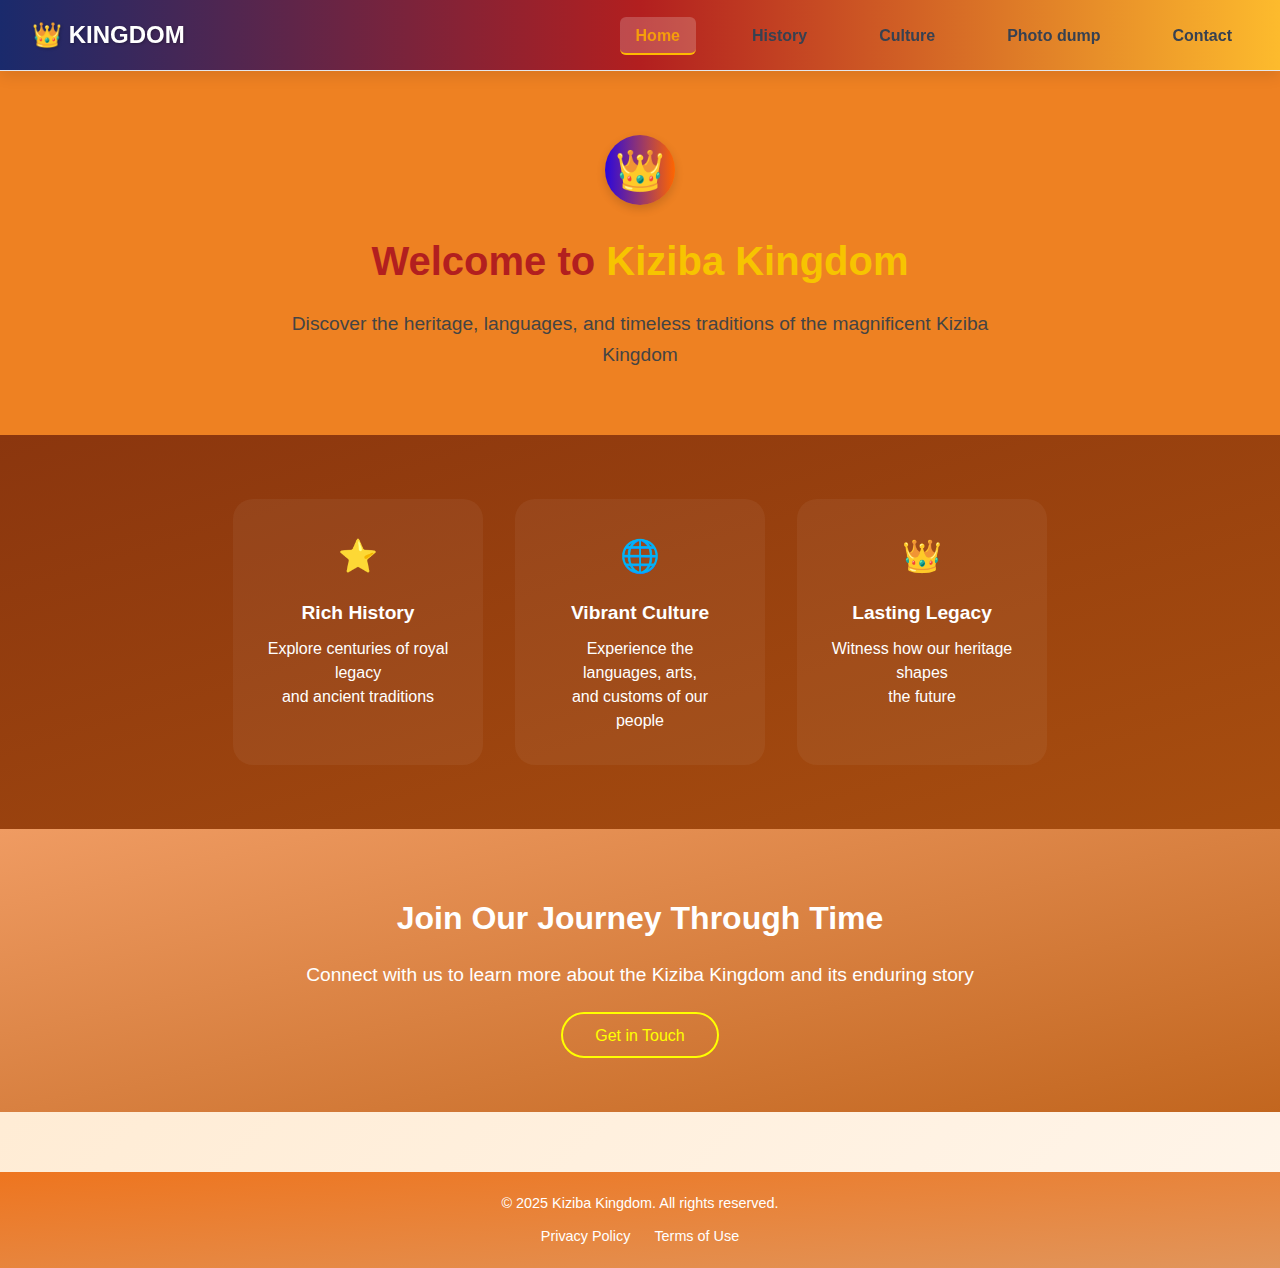
<file: index.html>
<!DOCTYPE html>
<html lang="en">
<head>
  <meta charset="UTF-8" />
  <meta name="viewport" content="width=device-width, initial-scale=1.0"/>
  <title>Kiziba Kingdom</title>
  <style>
    /* Add this style to remove underlines from all links */
    a {
      text-decoration: none;
    }
    /* Style for feature cards to maintain appearance */
    .feature-card {
      display: block;
      color: inherit; /* Keeps text color consistent */
    }
  </style>
  <link rel="stylesheet" href="styles.css"/>
</head>
<body>
  <!-- Navigation -->
   <script>
  function toggleDrawer() {
    const drawer = document.querySelector('.drawer');
    drawer.classList.toggle('open');
    document.body.classList.toggle('drawer-open');
  }
</script>

<header class="navbar">
  <div class="logo">👑 KINGDOM</div>

  <!-- Hamburger (shown only on small screens) -->
  <div class="hamburger" onclick="toggleDrawer()">☰</div>

  <!-- Navigation links (hidden on mobile) -->
  <nav class="nav-links">
    <ul>
      <li><a href="index.html" class="active">Home</a></li>
      <li><a href="history.html">History</a></li>
      <li><a href="culture.html">Culture</a></li>
      <li><a href="legacy.html">Photo dump</a></li>
      <li><a href="contact.html">Contact</a></li>
    </ul>
  </nav>
</header>

<!-- Drawer menu (mobile only) -->
<div id="drawer" class="drawer">
  <a href="index.html" onclick="closeDrawer()">Home</a>
  <a href="history.html" onclick="closeDrawer()">History</a>
  <a href="culture.html" onclick="closeDrawer()">Culture</a>
  <a href="legacy.html" onclick="closeDrawer()">Photo dump</a>
  <a href="contact.html" onclick="closeDrawer()">Contact</a>
</div>

<!-- Hero Section -->
<main class="hero-section">
  <div class="icon-circle">👑</div>
  <h1>Welcome to <span>Kiziba Kingdom</span></h1>
  <p>Discover the heritage, languages, and timeless traditions of the magnificent Kiziba Kingdom</p>
</main>

<!-- Feature Section -->
<section class="features">
  <a href="history.html" class="feature-card">
    <div class="icon">⭐</div>
    <h3>Rich History</h3>
    <p>Explore centuries of royal legacy<br>and ancient traditions</p>
  </a>
  <a href="culture.html" class="feature-card">
    <div class="icon">🌐</div>
    <h3>Vibrant Culture</h3>
    <p>Experience the languages, arts,<br>and customs of our people</p>
  </a>
  <a href="legacy.html" class="feature-card">
    <div class="icon">👑</div>
    <h3>Lasting Legacy</h3>
    <p>Witness how our heritage shapes<br>the future</p>
  </a>
</section>

<!-- CTA Section -->
<section class="cta-section">
  <h2>Join Our Journey Through Time</h2>
  <p>Connect with us to learn more about the Kiziba Kingdom and its enduring story</p>
  <a href="contact.html" class="cta-button">Get in Touch</a>
</section>

<!-- Footer -->
<footer class="footer">
  <div class="footer-content">
    <p>&copy; 2025 Kiziba Kingdom. All rights reserved.</p>
    <div class="footer-links">
      <a href="privacy.html">Privacy Policy</a>
      <a href="terms.html">Terms of Use</a>
    </div>
  </div>
</footer>

</body>
</html>
</file>
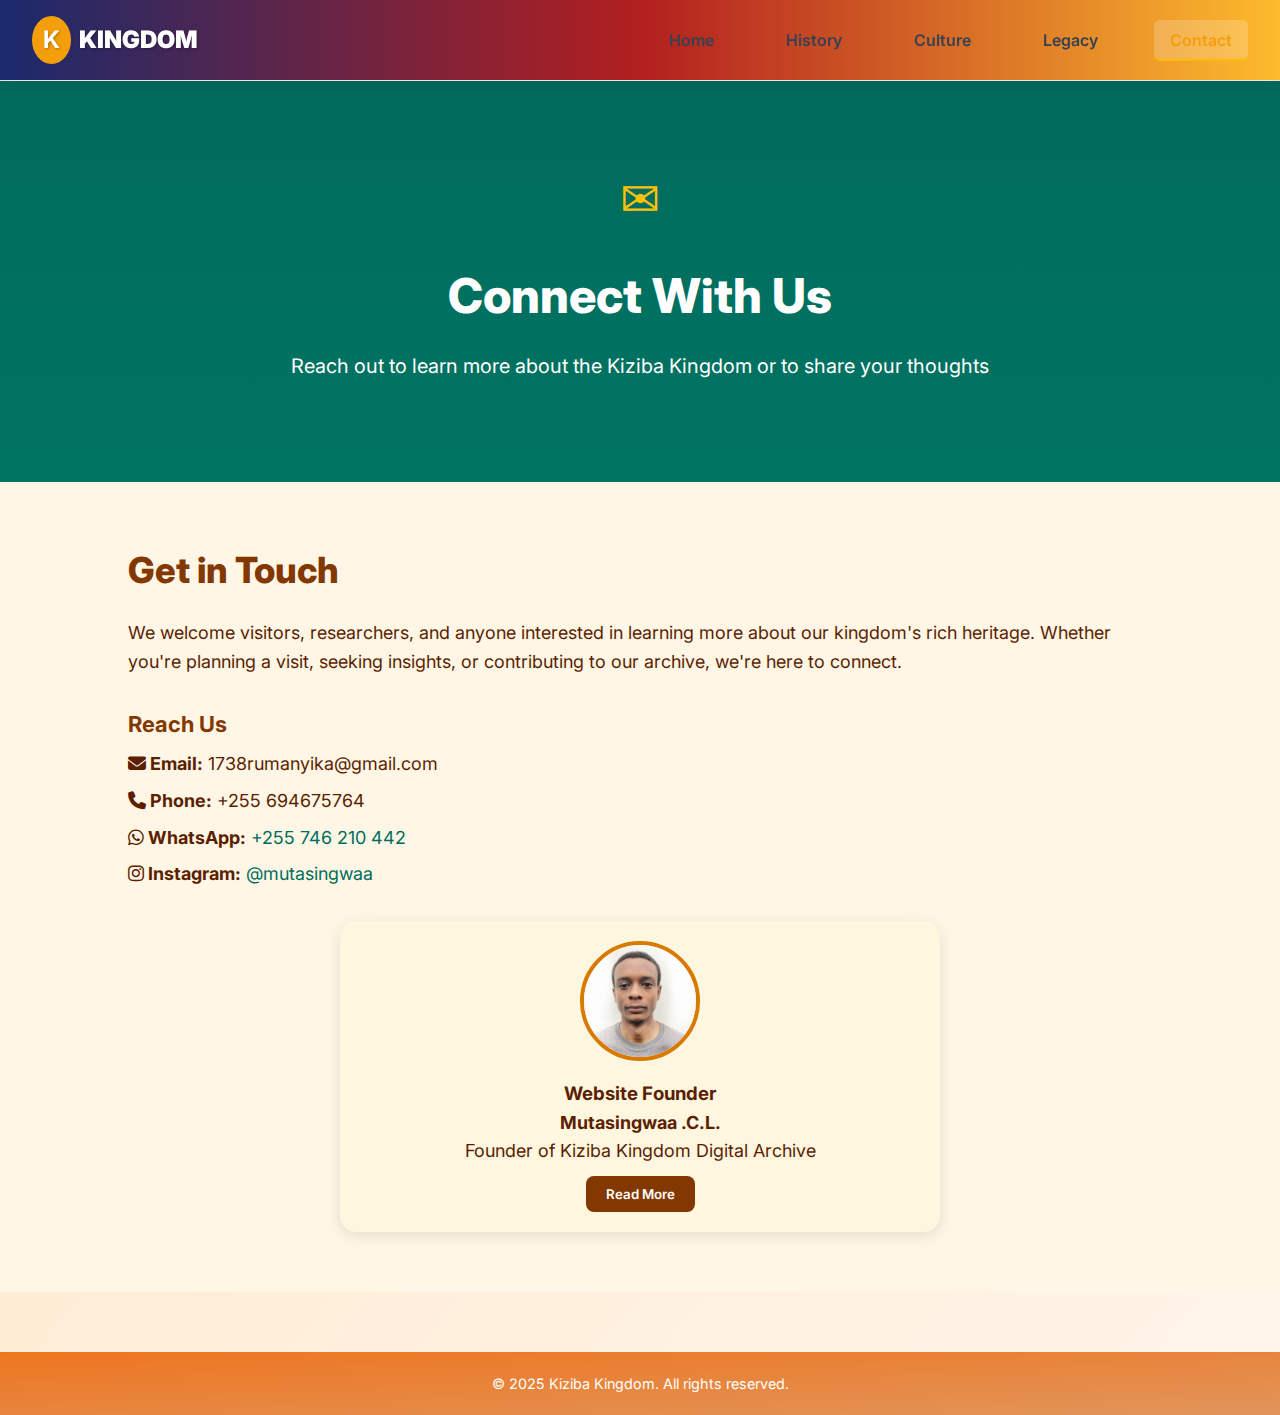
<file: contact.html>
<!DOCTYPE html>
<html lang="en">
<head>
  <meta charset="UTF-8" />
  <meta name="viewport" content="width=device-width, initial-scale=1.0" />
  <title>Contact - Kiziba Kingdom</title>
  <link rel="stylesheet" href="styles.css" />
  <link rel="stylesheet" href="https://cdnjs.cloudflare.com/ajax/libs/font-awesome/6.5.0/css/all.min.css" />
  <link href="https://fonts.googleapis.com/css2?family=Inter:wght@400;600;800&display=swap" rel="stylesheet">
</head>
<body>
  <script>
    function toggleDrawer() {
      const drawer = document.querySelector('.drawer');
      drawer.classList.toggle('open');
      document.body.classList.toggle('drawer-open');
    }
    function closeDrawer() {
      const drawer = document.querySelector('.drawer');
      drawer.classList.remove('open');
      document.body.classList.remove('drawer-open');
    }
  </script>

  <!-- Navigation -->
  <header class="navbar">
    <div class="logo"><span class="logo-circle">K</span> <strong>KINGDOM</strong></div>
    <div class="hamburger" onclick="toggleDrawer()">☰</div>
    <nav>
      <ul>
        <li><a href="index.html">Home</a></li>
        <li><a href="history.html">History</a></li>
        <li><a href="culture.html">Culture</a></li>
        <li><a href="legacy.html">Legacy</a></li>
        <li><a href="contact.html" class="active">Contact</a></li>
      </ul>
    </nav>
  </header>

  <!-- Mobile Drawer Navigation -->
  <div class="drawer">
    <a href="index.html" onclick="closeDrawer()">Home</a>
    <a href="history.html" onclick="closeDrawer()">History</a>
    <a href="culture.html" onclick="closeDrawer()">Culture</a>
    <a href="legacy.html" onclick="closeDrawer()">Photo dump</a>
    <a href="contact.html" onclick="closeDrawer()">Contact</a>
  </div>
  <!-- Navigation -->
  

  <!-- Hero Section -->
  <section class="connect-section">
    <div class="icon">&#9993;</div>
    <h1>Connect With Us</h1>
    <p>Reach out to learn more about the Kiziba Kingdom or to share your thoughts</p>
  </section>

  <!-- Contact Section -->
  <section class="contact-section">
    <div class="left">
      <h2>Get in Touch</h2>
      <p>
        We welcome visitors, researchers, and anyone interested in learning more about our kingdom's rich heritage. 
        Whether you're planning a visit, seeking insights, or contributing to our archive, we're here to connect.
      </p>

      <div class="contact-details">
        <h3>Reach Us</h3>
        <p><strong><i class="fas fa-envelope"></i> Email:</strong> 1738rumanyika@gmail.com</p>
        <p><strong><i class="fas fa-phone"></i> Phone:</strong> +255 694675764</p>
        <p><strong><i class="fab fa-whatsapp"></i> WhatsApp:</strong> <a href="https://wa.me/255746210442" target="_blank">+255 746 210 442</a></p>
        <p><strong><i class="fab fa-instagram"></i> Instagram:</strong> <a href="https://instagram.com/mutasingwaa" target="_blank">@mutasingwaa</a></p>
      </div>

      <div class="founder-info">
  <img src="images/lewizy.jpeg" alt="Founder Lewis Mutasingwaa" class="founder-image" />
  <h3>Website Founder</h3>
  <p><strong>Mutasingwaa .C.L.</strong><br />Founder of Kiziba Kingdom Digital Archive</p>

  <button class="read-more-btn" onclick="toggleBio()">Read More</button>
  <div class="bio-content" id="bio" style="display: none;">
  <p style="line-height: 1.8; font-size: 18px;">
  Lewis Mutasingwaa is a passionate Tanzanian developer with a deep love for culture, history, and the power of technology to make a difference. Without access to the latest tools or formal guidance, he began his journey with nothing but curiosity, resilience, and the steady encouragement of his loving father—who believed in him even when the path was unclear.
  <br><br>
  Learning web development wasn’t easy. Resources were limited, but Lewis was determined. He spent every moment he could exploring code, experimenting, failing, and trying again. What started as a personal challenge slowly grew into a powerful mission: to preserve and share the untold legacy of the Kiziba Kingdom, his homeland’s proud and ancient heritage.
  <br><br>
  Today, Lewis has built something truly meaningful—a digital archive dedicated to the culture, leaders, and traditions of Kiziba. Every line of code reflects not just skill, but a sense of duty to honor those who came before. This is more than a website; it’s a living tribute to a people and their identity.
  <br><br>
  If his story resonates with you, and you believe in the value of preserving history through modern tools, your support—whether a kind word, a small contribution, or simply sharing this project—can go a long way. You're not just helping a developer—you’re helping keep culture alive for future generations.
  <br><br>
  You can reach out to Lewis via 
  <a href="https://wa.me/255746210442" target="_blank" style="color: #25D366; text-decoration: none;">WhatsApp (+255 746 210 442)</a> or 
  <a href="mailto:1738rumanyika@gmail.com" style="color: #4285F4; text-decoration: none;">Email (1738rumanyika@gmail.com)</a>.
  <br><br>
  Thank you for being part of this journey.
</p>
<script>
  function toggleBio() {
    const bio = document.getElementById('bio');
    const btn = document.querySelector('.read-more-btn');
    if (bio.style.display === "none") {
      bio.style.display = "block";
      btn.textContent = "Read Less";
    } else {
      bio.style.display = "none";
      btn.textContent = "Read More";
    }
  }
</script>


</div>

</div>


  </section>

  <footer class="footer">
    <p>&copy; 2025 Kiziba Kingdom. All rights reserved.</p>
  </footer>

</body>
</html>
</file>
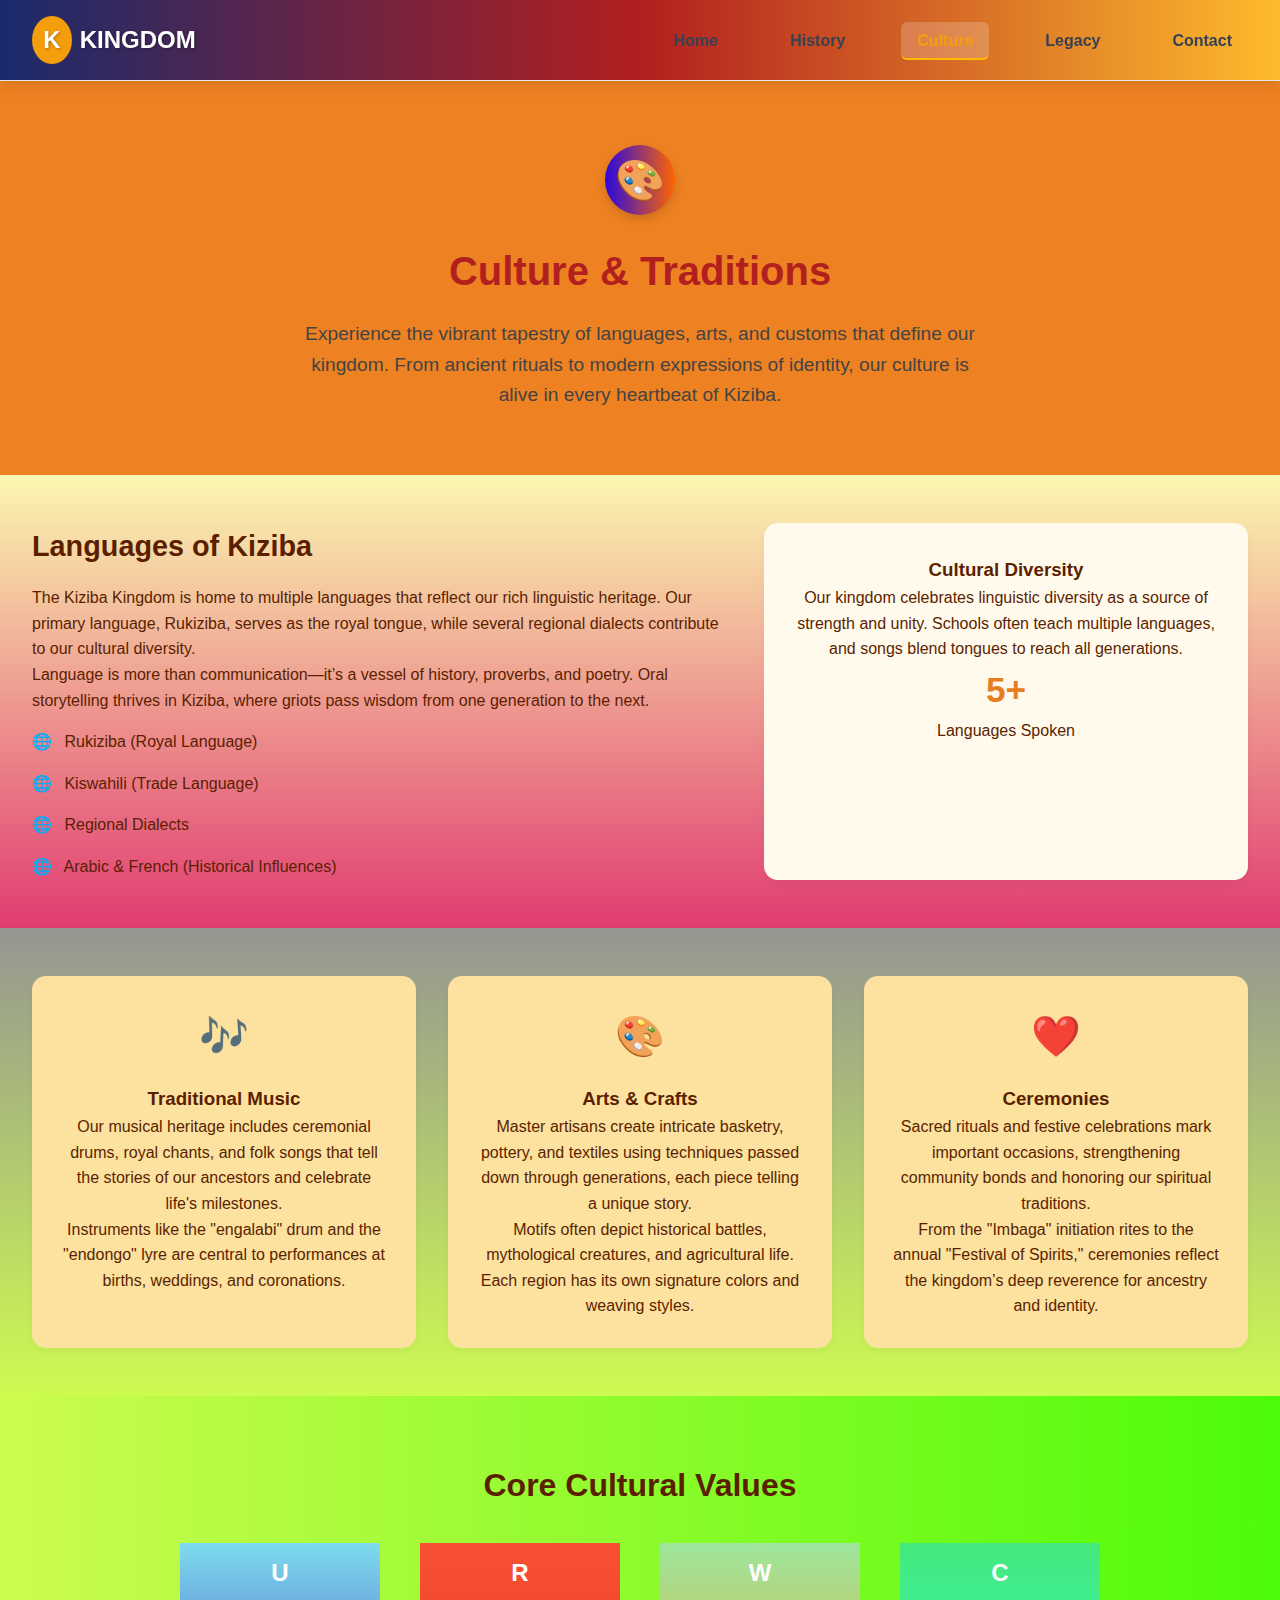
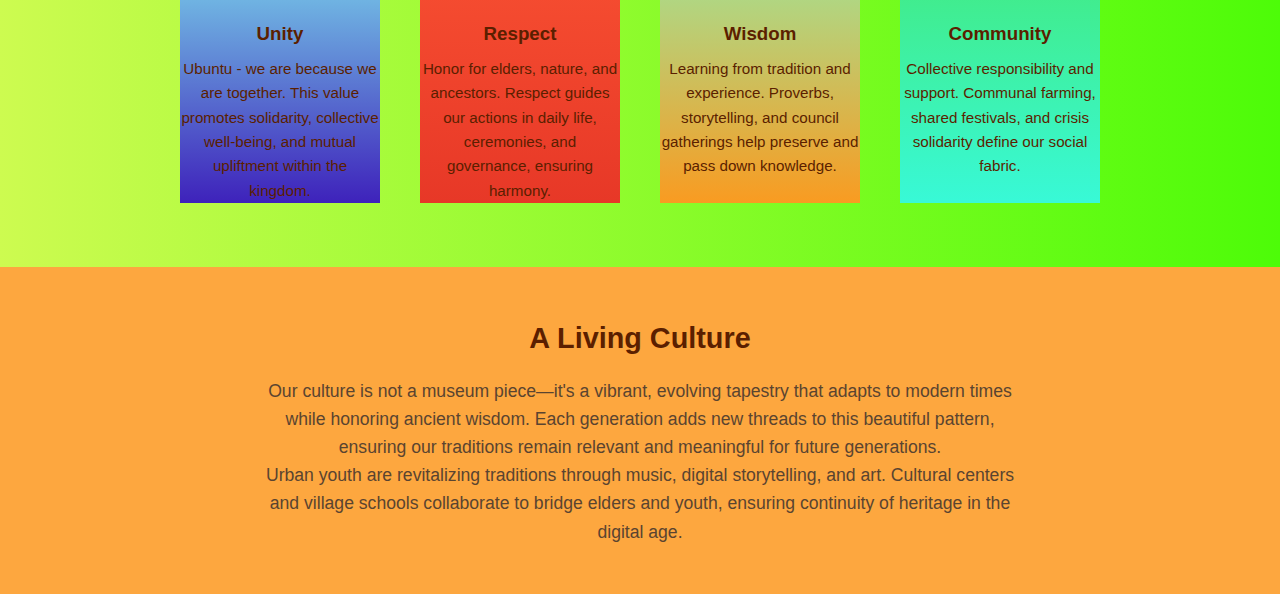
<file: culture.html>
<!DOCTYPE html>
<html lang="en">
<head>
  <meta charset="UTF-8" />
  <meta name="viewport" content="width=device-width, initial-scale=1.0" />
  <title>Culture & Traditions</title>
  <link rel="stylesheet" href="styles.css" />
  <style>
    a {
      text-decoration: none;
    }
  </style>
</head>
<body>

<!-- Drawer Toggle Script -->
<script>
  function toggleDrawer() {
    const drawer = document.querySelector('.drawer');
    drawer.classList.toggle('open');
    document.body.classList.toggle('drawer-open');
  }
  function closeDrawer() {
    const drawer = document.querySelector('.drawer');
    drawer.classList.remove('open');
    document.body.classList.remove('drawer-open');
  }
</script>

<!-- Top Navigation Bar -->
<header class="navbar">
  <div class="logo"><span class="logo-circle">K</span> <strong>KINGDOM</strong></div>

  <!-- Hamburger Icon for Mobile -->
  <div class="hamburger" onclick="toggleDrawer()">☰</div>

  <!-- Desktop Navigation Links -->
  <nav class="nav-links">
    <ul>
      <li><a href="index.html">Home</a></li>
      <li><a href="history.html">History</a></li>
      <li><a href="culture.html" class="active">Culture</a></li>
      <li><a href="legacy.html">Legacy</a></li>
      <li><a href="contact.html">Contact</a></li>
    </ul>
  </nav>
</header>

<!-- Mobile Drawer Navigation -->
<div class="drawer">
  <a href="index.html" onclick="closeDrawer()">Home</a>
  <a href="history.html" onclick="closeDrawer()">History</a>
  <a href="culture.html" onclick="closeDrawer()">Culture</a>
  <a href="legacy.html" onclick="closeDrawer()">Photo dump</a>
  <a href="contact.html" onclick="closeDrawer()">Contact</a>
</div>

<!-- Hero Section -->
<!-- Hero Section -->
<section class="hero-section">
  <div class="icon-circle">🎨</div>
  <h1>Culture & Traditions</h1>
  <p>Experience the vibrant tapestry of languages, arts, and customs that define our kingdom. From ancient rituals to modern expressions of identity, our culture is alive in every heartbeat of Kiziba.</p>
</section>

<!-- Languages Section -->
<section class="languages">
  <div class="left-panel">
    <h2>Languages of Kiziba</h2>
    <p>The Kiziba Kingdom is home to multiple languages that reflect our rich linguistic heritage. Our primary language, Rukiziba, serves as the royal tongue, while several regional dialects contribute to our cultural diversity.</p>
    <p>Language is more than communication—it’s a vessel of history, proverbs, and poetry. Oral storytelling thrives in Kiziba, where griots pass wisdom from one generation to the next.</p>
    <ul class="language-list">
      <li><span class="icon-globe">&#127760;</span> Rukiziba (Royal Language)</li>
      <li><span class="icon-globe">&#127760;</span> Kiswahili (Trade Language)</li>
      <li><span class="icon-globe">&#127760;</span> Regional Dialects</li>
      <li><span class="icon-globe">&#127760;</span> Arabic & French (Historical Influences)</li>
    </ul>
  </div>
  <div class="right-card">
    <h3>Cultural Diversity</h3>
    <p>Our kingdom celebrates linguistic diversity as a source of strength and unity. Schools often teach multiple languages, and songs blend tongues to reach all generations.</p>
    <div class="language-count">
      <span class="number">5+</span>
      <p>Languages Spoken</p>
    </div>
  </div>
</section>

<!-- Traditions Section -->
<section class="traditions">
  <div class="card">
    <div class="icon">&#127926;</div>
    <h3>Traditional Music</h3>
    <p>Our musical heritage includes ceremonial drums, royal chants, and folk songs that tell the stories of our ancestors and celebrate life's milestones.</p>
    <p>Instruments like the "engalabi" drum and the "endongo" lyre are central to performances at births, weddings, and coronations.</p>
  </div>
  <div class="card">
    <div class="icon">&#127912;</div>
    <h3>Arts & Crafts</h3>
    <p>Master artisans create intricate basketry, pottery, and textiles using techniques passed down through generations, each piece telling a unique story.</p>
    <p>Motifs often depict historical battles, mythological creatures, and agricultural life. Each region has its own signature colors and weaving styles.</p>
  </div>
  <div class="card">
    <div class="icon">&#10084;&#65039;</div>
    <h3>Ceremonies</h3>
    <p>Sacred rituals and festive celebrations mark important occasions, strengthening community bonds and honoring our spiritual traditions.</p>
    <p>From the "Imbaga" initiation rites to the annual "Festival of Spirits," ceremonies reflect the kingdom’s deep reverence for ancestry and identity.</p>
  </div>
</section>

<!-- Core Cultural Values Section -->
<section class="core-values">
  <h2>Core Cultural Values</h2>
  <div class="values-grid">
    <div class="value-item orange">
      <div class="circle">U</div>
      <h3>Unity</h3>
      <p>Ubuntu - we are because we are together. This value promotes solidarity, collective well-being, and mutual upliftment within the kingdom.</p>
    </div>
    <div class="value-item red">
      <div class="circle">R</div>
      <h3>Respect</h3>
      <p>Honor for elders, nature, and ancestors. Respect guides our actions in daily life, ceremonies, and governance, ensuring harmony.</p>
    </div>
    <div class="value-item purple">
      <div class="circle">W</div>
      <h3>Wisdom</h3>
      <p>Learning from tradition and experience. Proverbs, storytelling, and council gatherings help preserve and pass down knowledge.</p>
    </div>
    <div class="value-item green">
      <div class="circle">C</div>
      <h3>Community</h3>
      <p>Collective responsibility and support. Communal farming, shared festivals, and crisis solidarity define our social fabric.</p>
    </div>
  </div>
</section>

<!-- Living Culture Section -->
<section class="living-culture">
  <h2>A Living Culture</h2>
  <p>Our culture is not a museum piece—it's a vibrant, evolving tapestry that adapts to modern times while honoring ancient wisdom. Each generation adds new threads to this beautiful pattern, ensuring our traditions remain relevant and meaningful for future generations.</p>
  <p>Urban youth are revitalizing traditions through music, digital storytelling, and art. Cultural centers and village schools collaborate to bridge elders and youth, ensuring continuity of heritage in the digital age.</p>
</section>


</body>
</html>
</file>
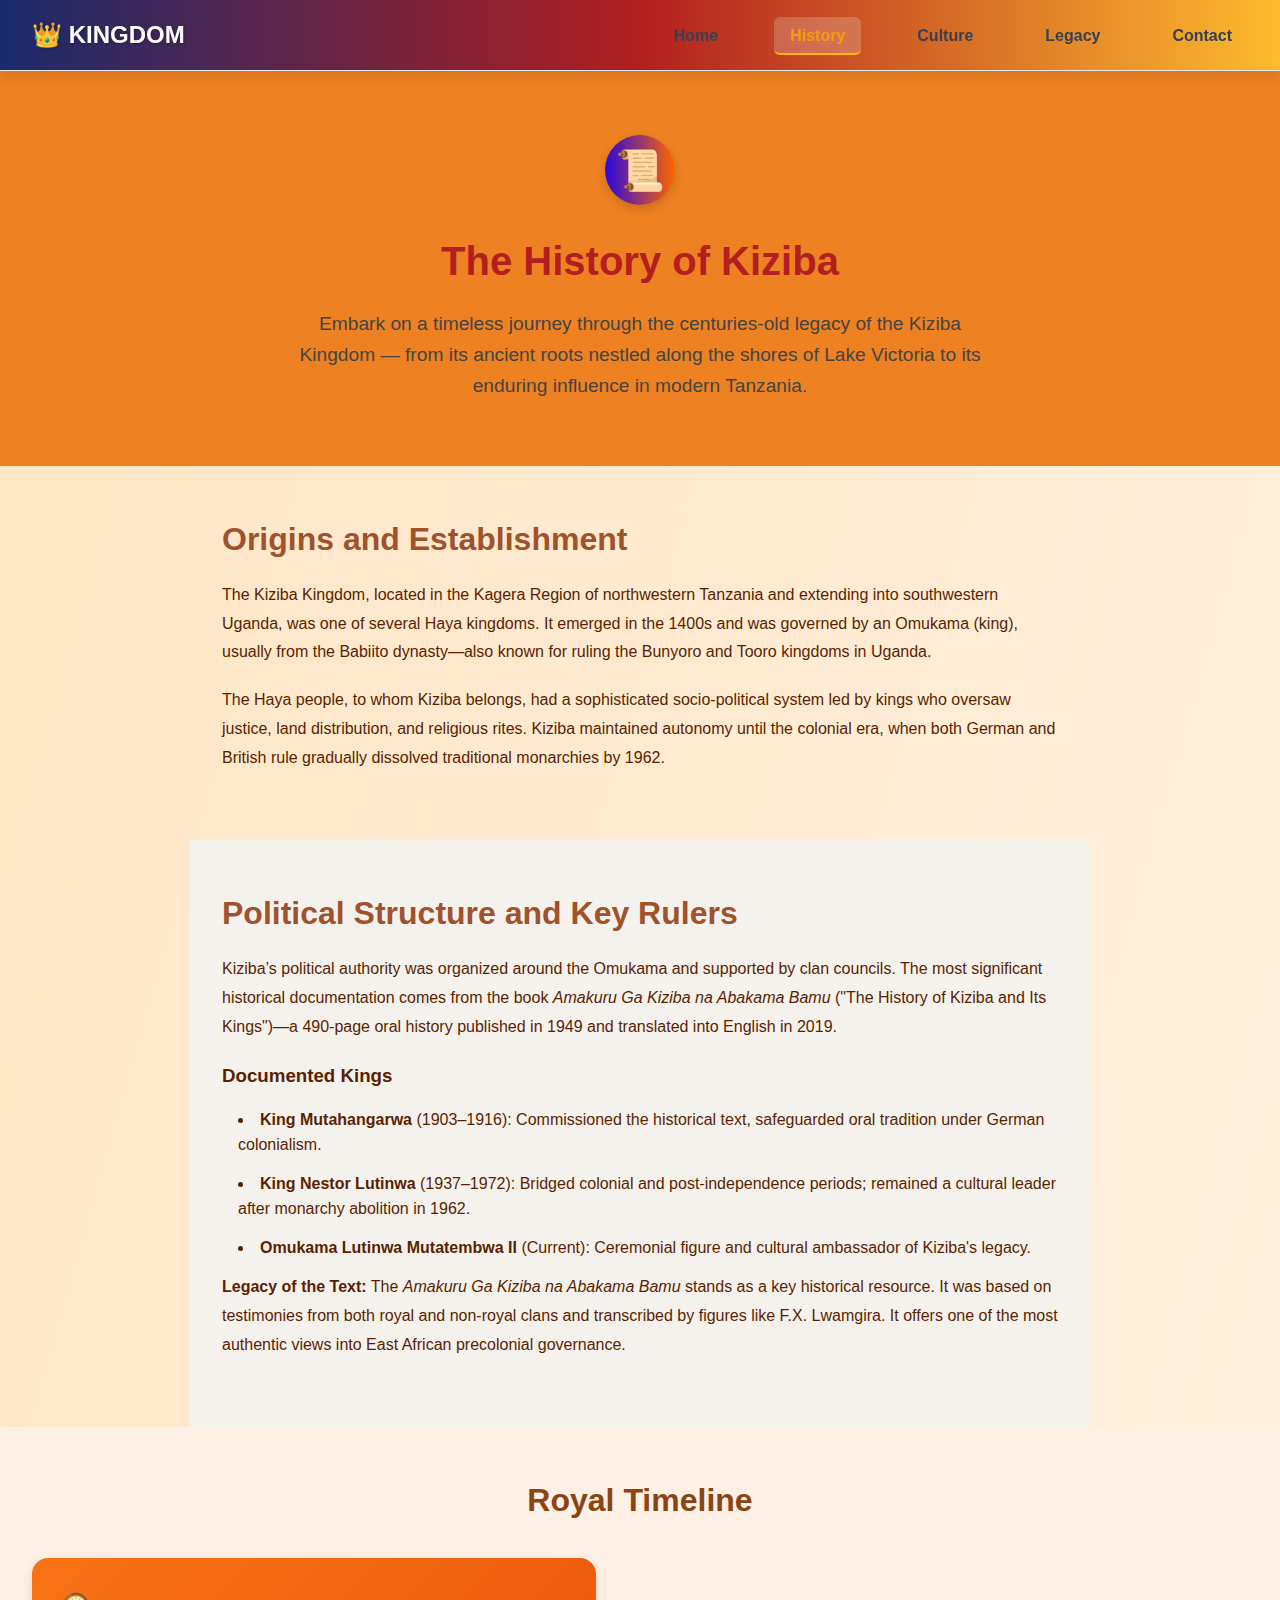
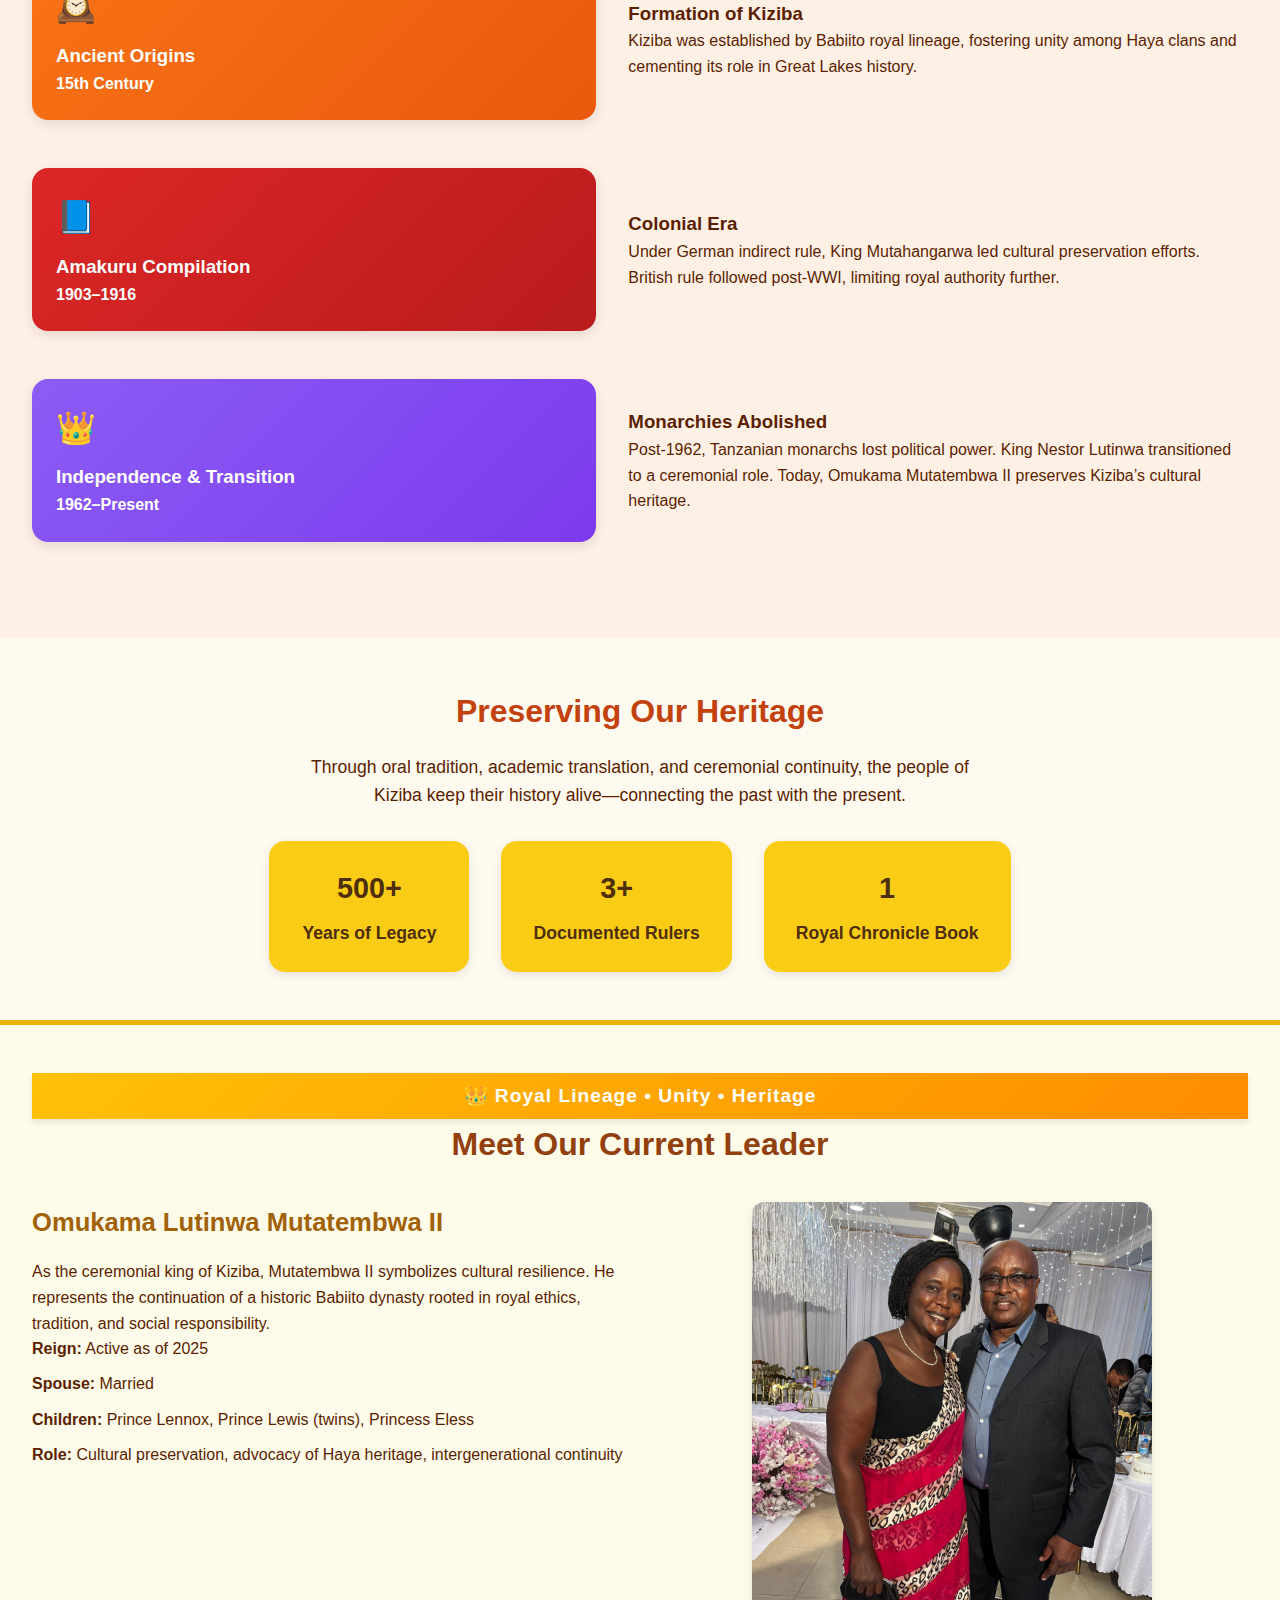
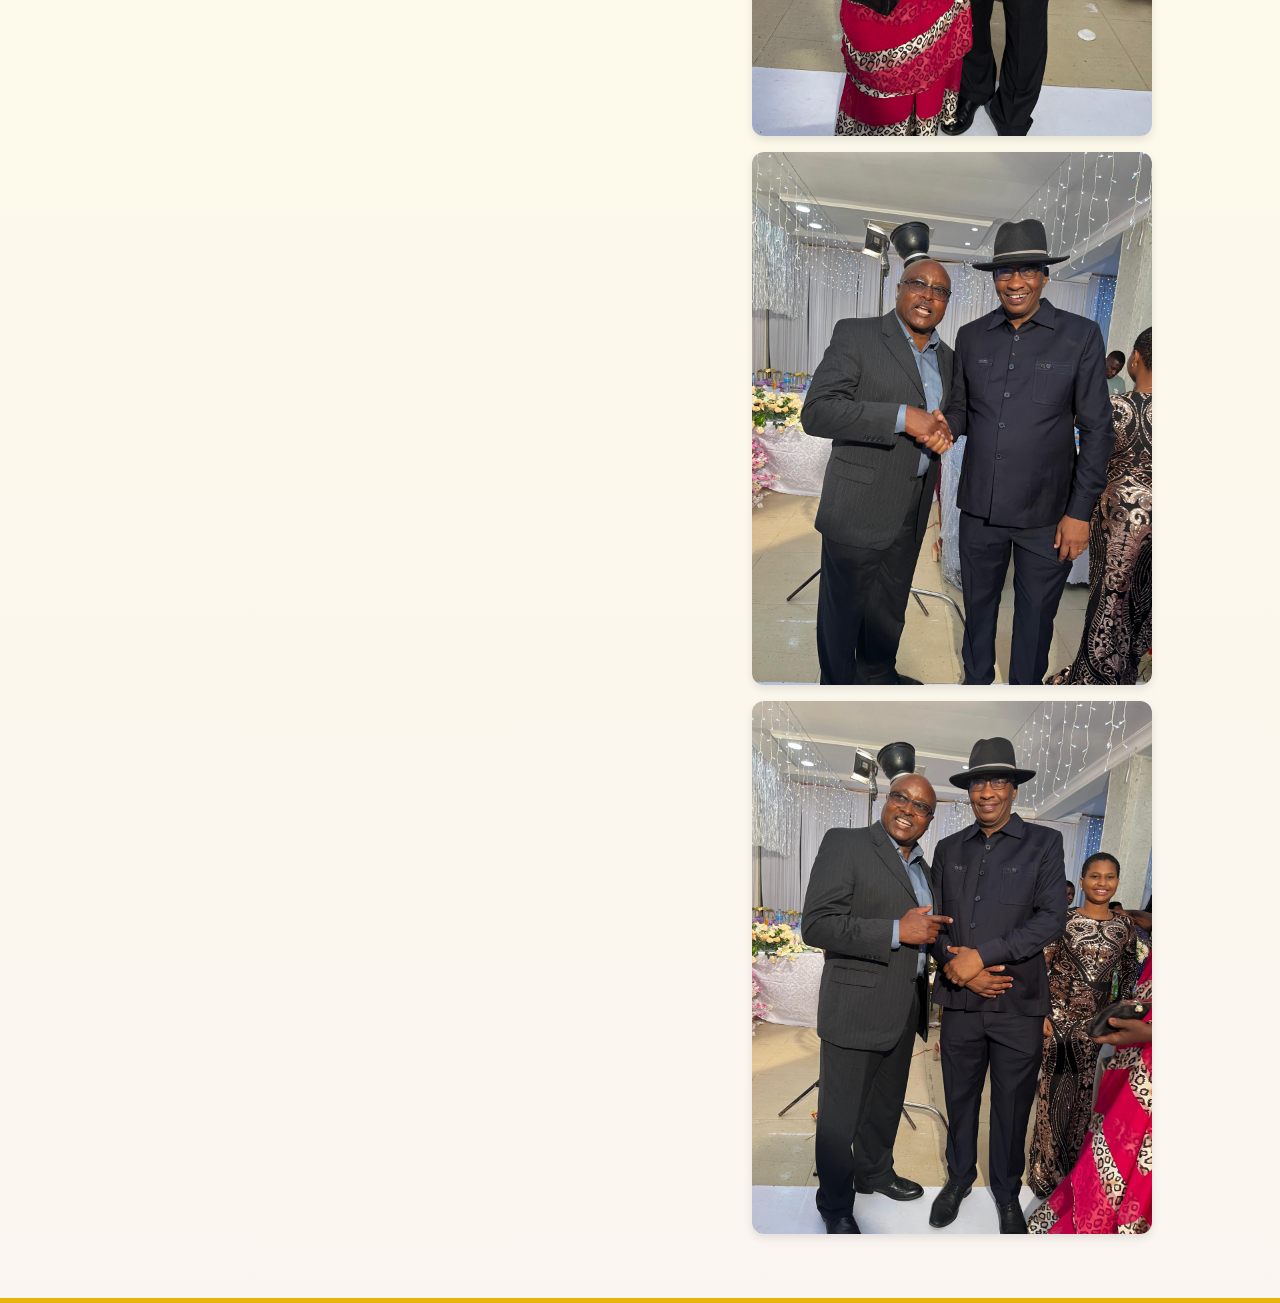
<file: history.html>
<!-- REPLACE your current content with this complete and updated HTML -->
<!-- START OF UPDATED HTML FILE -->
<!DOCTYPE html>
<html lang="en">
<head>
  <meta charset="UTF-8" />
  <meta name="viewport" content="width=device-width, initial-scale=1.0"/>
  <title>The History of Kiziba</title>
  <link rel="stylesheet" href="styles.css"/>
  <style>
    a { text-decoration: none; }
  </style>
</head>
<body>

<script>
  function toggleDrawer() {
    const drawer = document.querySelector('.drawer');
    drawer.classList.toggle('open');
    document.body.classList.toggle('drawer-open');
  }
  function closeDrawer() {
    const drawer = document.querySelector('.drawer');
    drawer.classList.remove('open');
    document.body.classList.remove('drawer-open');
  }
</script>

<header class="navbar">
  <div class="logo">👑 KINGDOM</div>
  <div class="hamburger" onclick="toggleDrawer()">☰</div>
  <nav class="nav-links">
    <ul>
      <li><a href="index.html">Home</a></li>
      <li><a href="history.html" class="active">History</a></li>
      <li><a href="culture.html">Culture</a></li>
      <li><a href="legacy.html">Legacy</a></li>
      <li><a href="contact.html">Contact</a></li>
    </ul>
  </nav>
</header>

<div class="drawer">
  <a href="index.html" onclick="closeDrawer()">Home</a>
  <a href="history.html" onclick="closeDrawer()">History</a>
  <a href="culture.html" onclick="closeDrawer()">Culture</a>
  <a href="legacy.html" onclick="closeDrawer()">Photo dump</a>
  <a href="contact.html" onclick="closeDrawer()">Contact</a>
</div>

<section class="hero-section">
  <div class="icon-circle">📜</div>
  <h1>The History of Kiziba</h1>
  <p>Embark on a timeless journey through the centuries-old legacy of the Kiziba Kingdom — from its ancient roots nestled along the shores of Lake Victoria to its enduring influence in modern Tanzania.</p>
</section>

<section class="content-section">
  <h2>Origins and Establishment</h2>
  <p>The Kiziba Kingdom, located in the Kagera Region of northwestern Tanzania and extending into southwestern Uganda, was one of several Haya kingdoms. It emerged in the 1400s and was governed by an Omukama (king), usually from the Babiito dynasty—also known for ruling the Bunyoro and Tooro kingdoms in Uganda.</p>
  <p>The Haya people, to whom Kiziba belongs, had a sophisticated socio-political system led by kings who oversaw justice, land distribution, and religious rites. Kiziba maintained autonomy until the colonial era, when both German and British rule gradually dissolved traditional monarchies by 1962.</p>
</section>

<section class="content-section alt-background">
  <h2>Political Structure and Key Rulers</h2>
  <p>Kiziba’s political authority was organized around the Omukama and supported by clan councils. The most significant historical documentation comes from the book <em>Amakuru Ga Kiziba na Abakama Bamu</em> ("The History of Kiziba and Its Kings")—a 490-page oral history published in 1949 and translated into English in 2019.</p>

  <h3>Documented Kings</h3>
  <ul class="ruler-list">
    <li><strong>King Mutahangarwa</strong> (1903–1916): Commissioned the historical text, safeguarded oral tradition under German colonialism.</li>
    <li><strong>King Nestor Lutinwa</strong> (1937–1972): Bridged colonial and post-independence periods; remained a cultural leader after monarchy abolition in 1962.</li>
    <li><strong>Omukama Lutinwa Mutatembwa II</strong> (Current): Ceremonial figure and cultural ambassador of Kiziba's legacy.</li>
  </ul>

  <p><strong>Legacy of the Text:</strong> The <em>Amakuru Ga Kiziba na Abakama Bamu</em> stands as a key historical resource. It was based on testimonies from both royal and non-royal clans and transcribed by figures like F.X. Lwamgira. It offers one of the most authentic views into East African precolonial governance.</p>
</section>

<section class="timeline-section">
  <h2 class="timeline-title">Royal Timeline</h2>

  <div class="timeline-entry">
    <div class="timeline-card gradient-orange">
      <div class="timeline-icon">🕰️</div>
      <h3>Ancient Origins</h3>
      <p class="timeline-year">15th Century</p>
    </div>
    <div class="timeline-text">
      <h3>Formation of Kiziba</h3>
      <p>Kiziba was established by Babiito royal lineage, fostering unity among Haya clans and cementing its role in Great Lakes history.</p>
    </div>
  </div>

  <div class="timeline-entry reverse">
    <div class="timeline-text">
      <h3>Colonial Era</h3>
      <p>Under German indirect rule, King Mutahangarwa led cultural preservation efforts. British rule followed post-WWI, limiting royal authority further.</p>
    </div>
    <div class="timeline-card gradient-red">
      <div class="timeline-icon">📘</div>
      <h3>Amakuru Compilation</h3>
      <p class="timeline-year">1903–1916</p>
    </div>
  </div>

  <div class="timeline-entry">
    <div class="timeline-card gradient-purple">
      <div class="timeline-icon">👑</div>
      <h3>Independence & Transition</h3>
      <p class="timeline-year">1962–Present</p>
    </div>
    <div class="timeline-text">
      <h3>Monarchies Abolished</h3>
      <p>Post-1962, Tanzanian monarchs lost political power. King Nestor Lutinwa transitioned to a ceremonial role. Today, Omukama Mutatembwa II preserves Kiziba’s cultural heritage.</p>
    </div>
  </div>
</section>

<section class="heritage-section">
  <h2 class="heritage-title">Preserving Our Heritage</h2>
  <p class="heritage-text">Through oral tradition, academic translation, and ceremonial continuity, the people of Kiziba keep their history alive—connecting the past with the present.</p>
  <div class="heritage-stats">
    <div class="stat-box"><span>500+</span>Years of Legacy</div>
    <div class="stat-box"><span>3+</span>Documented Rulers</div>
    <div class="stat-box"><span>1</span>Royal Chronicle Book</div>
  </div>
</section>

<section class="leader-profile">
  <div class="ribbon">👑 Royal Lineage • Unity • Heritage</div>
  <h2 class="leader-title">Meet Our Current Leader</h2>
  <div class="leader-container">
    <div class="leader-info">
      <h3>Omukama Lutinwa Mutatembwa II</h3>
      <p>As the ceremonial king of Kiziba, Mutatembwa II symbolizes cultural resilience. He represents the continuation of a historic Babiito dynasty rooted in royal ethics, tradition, and social responsibility.</p>
      <ul class="leader-facts">
        <li><strong>Reign:</strong> Active as of 2025</li>
        <li><strong>Spouse:</strong> Married</li>
        <li><strong>Children:</strong> Prince Lennox, Prince Lewis (twins), Princess Eless</li>
        <li><strong>Role:</strong> Cultural preservation, advocacy of Haya heritage, intergenerational continuity</li>
      </ul>
    </div>
    <div class="leader-gallery">
      <img src="images/mutah5.jpeg" alt="Omukama Mutatembwa II - Portrait" />
      <img src="images/muta4.jpeg" alt="Cultural Ceremony" />
      <img src="images/muta3.jpeg" alt="With Community" />
    </div>
  </div>
</section>

</body>
</html>
<!-- END OF UPDATED HTML FILE -->
</file>
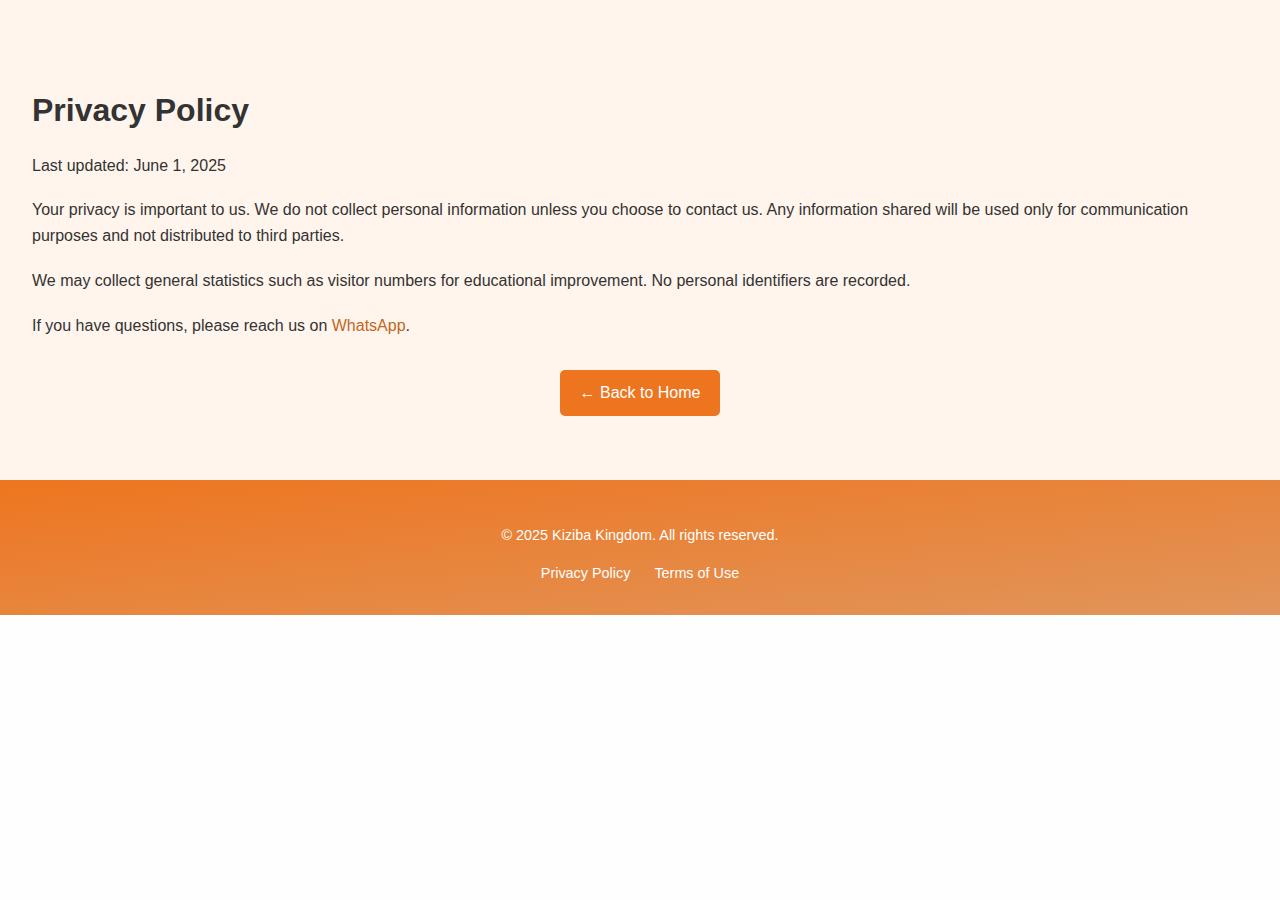
<file: privacy.html>
<!DOCTYPE html>
<html lang="en">
<head>
  <meta charset="UTF-8" />
  <meta name="viewport" content="width=device-width, initial-scale=1.0"/>
  <title>Privacy Policy - Kiziba Kingdom</title>
  <style>
    /* Reset default spacing and base styles */
    html, body {
      margin: 0;
      padding: 0;
      font-family: sans-serif;
      line-height: 1.6;
      background-color: #fefefe;
    }

    /* Main content styling */
    .policy-section {
      padding: 4rem 2rem;
      margin-bottom: 0;
      background-color: #fff5ec;
      color: #333;
    }

    .policy-section h1,
    .policy-section p {
      margin-bottom: 0;
    }

    .policy-section p:not(:last-child) {
      margin-bottom: 1.2rem;
    }

    .policy-section a {
      color: #c2661f;
      text-decoration: none;
    }

    .policy-section a:hover {
      text-decoration: underline;
    }

    /* Footer styling */
    .footer {
      margin-top: 0;
      background: linear-gradient(to bottom right, #ee751f, #e1955b);
      color: white;
      padding: 30px 20px;
      text-align: center;
      font-size: 0.9rem;
    }

    .footer-content {
      max-width: 1000px;
      margin: auto;
    }

    .footer-links {
      margin-top: 10px;
    }

    .footer-links a {
      color: white;
      margin: 0 10px;
      text-decoration: none;
    }

    .footer-links a:hover {
      text-decoration: underline;
    }

    /* Back to Home button style */
    .back-home {
      margin-top: 2rem;
      text-align: center;
    }

    .back-home a {
      background-color: #ee751f;
      color: white;
      padding: 10px 20px;
      text-decoration: none;
      border-radius: 5px;
      display: inline-block;
    }

    .back-home a:hover {
      background-color: #c2661f;
    }
  </style>
</head>
<body>

  <!-- Main Content -->
  <main class="policy-section">
    <h1>Privacy Policy</h1>
    <p>Last updated: June 1, 2025</p>
    <p>Your privacy is important to us. We do not collect personal information unless you choose to contact us. Any information shared will be used only for communication purposes and not distributed to third parties.</p>
    <p>We may collect general statistics such as visitor numbers for educational improvement. No personal identifiers are recorded.</p>
    <p>If you have questions, please reach us on 
      <a href="https://wa.me/255746210442" target="_blank">WhatsApp</a>.
    </p>

    <!-- Back to Home Button -->
    <div class="back-home">
      <a href="index.html">← Back to Home</a>
    </div>
  </main>

  <!-- Footer -->
  <footer class="footer">
    <div class="footer-content">
      <p>&copy; 2025 Kiziba Kingdom. All rights reserved.</p>
      <div class="footer-links">
        <a href="privacy.html">Privacy Policy</a>
        <a href="terms.html">Terms of Use</a>
      </div>
    </div>
  </footer>
  
</body>
</html>
</file>
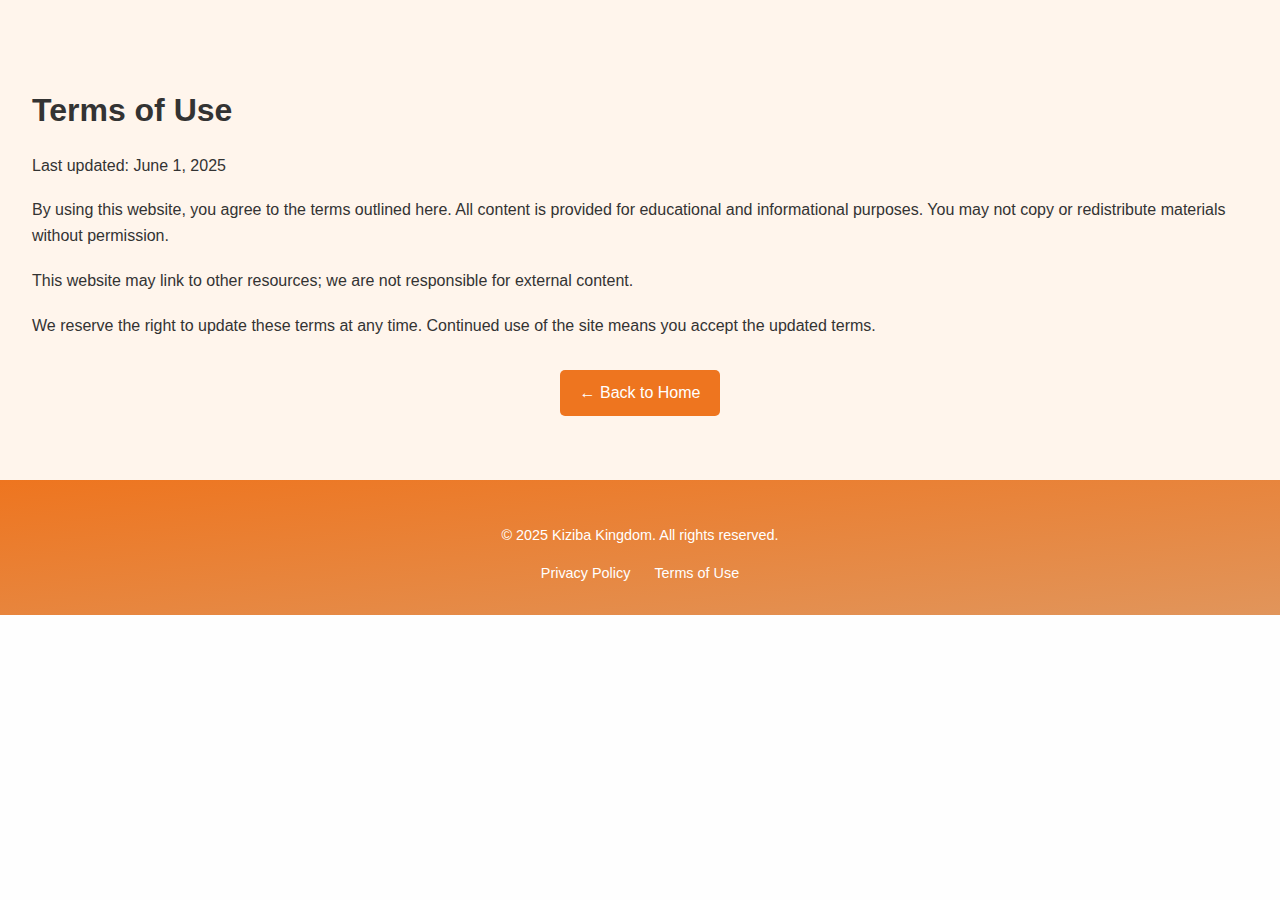
<file: terms.html>
<!DOCTYPE html>
<html lang="en">
<head>
  <meta charset="UTF-8" />
  <meta name="viewport" content="width=device-width, initial-scale=1.0"/>
  <title>Terms of Use - Kiziba Kingdom</title>
  <style>
    /* Reset default spacing */
    html, body {
      margin: 0;
      padding: 0;
      font-family: sans-serif;
      line-height: 1.6;
      background-color: #fefefe;
    }

    /* Main content styling */
    .policy-section {
      padding: 4rem 2rem;
      margin-bottom: 0;
      background-color: #fff5ec;
      color: #333;
    }

    .policy-section h1,
    .policy-section p {
      margin-bottom: 0;
    }

    /* Optional: controlled spacing between paragraphs */
    .policy-section p:not(:last-child) {
      margin-bottom: 1.2rem;
    }

    /* Back to Home button style */
    .back-home {
      margin-top: 2rem;
      text-align: center;
    }

    .back-home a {
      background-color: #ee751f;
      color: white;
      padding: 10px 20px;
      text-decoration: none;
      border-radius: 5px;
      display: inline-block;
    }

    .back-home a:hover {
      background-color: #c2661f;
    }

    /* Footer styling */
    .footer {
      margin-top: 0;
      background: linear-gradient(to bottom right, #ee751f, #e1955b);
      color: white;
      padding: 30px 20px;
      text-align: center;
      font-size: 0.9rem;
    }

    .footer-content {
      max-width: 1000px;
      margin: auto;
    }

    .footer-links {
      margin-top: 10px;
    }

    .footer-links a {
      color: white;
      margin: 0 10px;
      text-decoration: none;
    }

    .footer-links a:hover {
      text-decoration: underline;
    }
  </style>
</head>
<body>

  <main class="policy-section">
    <h1>Terms of Use</h1>
    <p>Last updated: June 1, 2025</p>
    <p>By using this website, you agree to the terms outlined here. All content is provided for educational and informational purposes. You may not copy or redistribute materials without permission.</p>
    <p>This website may link to other resources; we are not responsible for external content.</p>
    <p>We reserve the right to update these terms at any time. Continued use of the site means you accept the updated terms.</p>

    <!-- Back to Home Button -->
    <div class="back-home">
      <a href="index.html">← Back to Home</a>
    </div>
  </main>

  <footer class="footer">
    <div class="footer-content">
      <p>&copy; 2025 Kiziba Kingdom. All rights reserved.</p>
      <div class="footer-links">
        <a href="privacy.html">Privacy Policy</a>
        <a href="terms.html">Terms of Use</a>
      </div>
    </div>
  </footer>

</body>
</html>
</file>
<file: styles.css>
* {
  margin: 0;
  padding: 0;
  box-sizing: border-box;
}

body {
  font-family: 'Segoe UI', sans-serif;
  color: white;
  background-color: #1a1a1a;
  scroll-behavior: smooth;
  
}

/* Navbar */
.navbar {
  display: flex;
  justify-content: space-between;
  align-items: center;
  background-color: #1a0d00;
  color: white;
  padding: 1rem 2rem;
  position: relative;
  z-index: 1000;
}

.logo {
  font-weight: bold;
}

.nav-links ul {
  display: flex;
  list-style: none;
  gap: 1.5rem;
}

.nav-links a {
  color: white;
  text-decoration: none;
  font-size: 1rem;
}

.nav-links a:hover {
  color: yellow;
}

.nav-links a.active {
  color: yellow;
  border-bottom: 2px solid yellow;
}

.hamburger {
      display: none;
      font-size: 2rem;
      cursor: pointer;
    }



/* Right-side drawer styling */
.drawer {
  position: fixed;
  top: 0;
  right: -250px;
  width: 250px;
  background-color: #f4800b;
  padding: 2rem 1.5rem;
  transition: right 0.3s ease;
  z-index: 1050;
  display: flex;
  flex-direction: column;
  gap: 1.5rem;

  height: auto; /* let height be based on content */
  max-height: 100vh; /* don't exceed screen height */
  overflow-y: auto;  /* allow scroll if it grows too big */
}


    .drawer.open {
      right: 0;
    }

    .drawer a {
      font-size: 1.2rem;
      color: white;
    }

    .drawer a:hover {
      color: yellow;
    }

    /* RESPONSIVE RULES */
    @media screen and (max-width: 768px) {
      .nav-links {
        display: none !important;
      }
      body.drawer-open .navbar {
    display: none;
  }
}

  .hamburger {
  display: none;
  font-size: 2rem;
  color: white;
  cursor: pointer;
  z-index: 1100;
  margin-left: auto;
}

/* Show hamburger on mobile */
@media screen and (max-width: 768px) {
  .hamburger {
    display: block;
  }

  .nav-links {
    display: none;
  }
}



.overlay {
  position: fixed;
  top: 0;
  left: 0;
  width: 100%;
  height: 100%;
  background: rgba(0, 0, 0, 0.4);
  display: none;
  z-index: 1000;
}

/* Show when drawer is open */
.overlay.show {
  display: block;
}



/* Hero Section */
.hero-section {
  text-align: center;
  padding: 5rem 2rem;
  background: linear-gradient(to bottom right, #8b360e, #a84e0f);
  border-bottom-left-radius: 0;
  border-bottom-right-radius: 0;
}

.hero-section .icon-circle {
  font-size: 2.5rem;
  background: linear-gradient(to right, rgb(42, 7, 221), #ff6600);
  width: 70px;
  height: 70px;
  border-radius: 50%;
  margin: 0 auto 1.5rem;
  display: flex;
  justify-content: center;
  align-items: center;
}

.hero-section h1 {
  font-size: 2.5rem;
  margin-bottom: 1rem;
}

.hero-section span {
  color: #f7c400;
  font-weight: bold;
}

.hero-section p {
  font-size: 1.2rem;
  margin-bottom: 2rem;
}

.learn-btn {
  display: inline-block;
  padding: 0.8rem 2rem;
  background: linear-gradient(to right, #f9d423, #ff4e50);
  border: none;
  border-radius: 30px;
  font-size: 1rem;
  color: white;
  text-decoration: none;
  cursor: pointer;
  transition: transform 0.2s ease, box-shadow 0.2s ease;
}

.learn-btn:hover {
  transform: scale(1.05);
  box-shadow: 0 5px 15px rgba(0,0,0,0.3);
}



.learn-btn:active {
  transform: scale(0.95);
  box-shadow: inset 0 2px 6px rgba(0, 0, 0, 0.2);
}

/* Features */
.features {
  display: flex;
  justify-content: center;
  gap: 2rem;
  padding: 4rem 2rem;
  background: linear-gradient(to bottom right, #8b360e, #a84e0f);
  flex-wrap: wrap;
}

.feature-card {
  background: rgba(255, 255, 255, 0.05);
  padding: 2rem;
  border-radius: 20px;
  text-align: center;
  width: 250px;
  color: white;
  display: block;
  transition: all 0.3s ease-in-out;
  cursor: pointer;
  
}
.feature-card * {
  pointer-events: none;
}

.feature-card .icon {
  font-size: 2rem;
  margin-bottom: 1rem;
  color: yellow;
}

.feature-card h3 {
  font-size: 1.2rem;
  margin-bottom: 0.5rem;
  font-weight: bold;
}

.feature-card p {
  font-size: 1rem;
  line-height: 1.5;
}

.feature-card:hover {
  transform: translateY(-5px) scale(1.03);
  box-shadow: 0 10px 15px rgba(255, 255, 255, 0.1);
}

.feature-card:active {
  transform: scale(0.98);
  box-shadow: inset 0 2px 6px rgba(0, 0, 0, 0.3);
}

/* CTA Section */
.cta-section {
  text-align: center;
  padding: 4rem 2rem;
  background: linear-gradient(to bottom right, #ef9b62, #c2661f);
  color: white;
  margin-bottom: 0;
  
}

.cta-section h2 {
  font-size: 2rem;
  font-weight: bold;
  margin-bottom: 1rem;
}

.cta-section p {
  font-size: 1.2rem;
  margin-bottom: 2rem;
}

.cta-button {
  padding: 0.8rem 2rem;
  font-size: 1rem;
  color: yellow;
  border: 2px solid yellow;
  border-radius: 30px;
  background: transparent;
  cursor: pointer;
  transition: all 0.2s ease-in-out;
}

.cta-button:hover {
  transform: scale(1.05);
  box-shadow: 0 4px 12px rgba(255, 255, 255, 0.2);
}

.cta-button:active {
  transform: scale(0.95);
  box-shadow: inset 0 2px 6px rgba(0, 0, 0, 0.2);
}
.footer {
  background: linear-gradient(to bottom right, #ee751f, #e1955b);/* Dark brown to gold gradient */
  color: white;
  padding: 30px 20px;
  text-align: center;
  font-size: 0.9rem;
  margin-top: 0;
}

.footer-content {
  max-width: 1000px;
  margin: auto;
}

.footer-links {
  margin-top: 10px;
}

.footer-links a {
  color: white;
  margin: 0 10px;
  transition: color 0.3s ease;
}

.footer-links a:hover {
  color: #FFD700; /* Golden yellow on hover */
}


/* History Page Hero Section */
/* Reset & Base Styles */
/* Reset and Base Styles */
* {
  margin: 0;
  padding: 0;
  box-sizing: border-box;
}
body {
  font-family: 'Segoe UI', Tahoma, Geneva, Verdana, sans-serif;
  line-height: 1.6;
  background-color: #fffaf5;
  color: #2e2e2e;
}

/* Navigation */
.navbar {
  display: flex;
  justify-content: space-between;
  align-items: center;
  background: #4e2e0b;
  padding: 1rem 2rem;
  color: #fff;
}
.navbar .logo {
  font-size: 1.5rem;
}
.logo-circle {
  background: #ff8c00;
  border-radius: 50%;
  padding: 0.4rem 0.8rem;
  font-weight: bold;
  color: #fff;
  margin-right: 0.3rem;
}
.navbar ul {
  list-style: none;
  display: flex;
  gap: 1.2rem;
}
.navbar a {
  text-decoration: none;
  color: #fff;
  font-weight: 500;
}
.navbar a.active,
.navbar a:hover {
  border-bottom: 2px solid #ffcc00;
}

/* Hero Section */
.hero-section {
  text-align: center;
  padding: 4rem 2rem;
  background: linear-gradient(to right, #fbbf24, #f97316);
  color: white;
}
.icon-circle {
  font-size: 3rem;
  margin-bottom: 1rem;
}
.hero-section h1 {
  font-size: 2.5rem;
  margin-bottom: 1rem;
}
.hero-section p {
  max-width: 800px;
  margin: 0 auto;
  font-size: 1.1rem;
}

/* Content Sections */
.content-section {
  padding: 3rem 2rem;
  max-width: 900px;
  margin: auto;
}
.content-section h2 {
  font-size: 2rem;
  color: #a0522d;
  margin-bottom: 1rem;
}
.content-section p {
  margin-bottom: 1.2rem;
  line-height: 1.8;
}
.content-section.alt-background {
  background-color: #f5f2ed;
}

/* Ruler List */
.ruler-list {
  list-style: disc inside;
  padding-left: 1rem;
  margin-top: 1rem;
}
.ruler-list li {
  margin-bottom: 0.8rem;
}

/* Timeline */
.timeline-section {
  padding: 3rem 2rem;
  background: #fff0e6;
}
.timeline-title {
  text-align: center;
  font-size: 2rem;
  color: #8b4513;
  margin-bottom: 2rem;
}
.timeline-entry {
  display: flex;
  align-items: center;
  margin-bottom: 3rem;
  gap: 2rem;
  flex-wrap: wrap;
}
.timeline-entry.reverse {
  flex-direction: row-reverse;
}
.timeline-card {
  flex: 1;
  padding: 1.5rem;
  border-radius: 1rem;
  color: white;
  box-shadow: 0 4px 12px rgba(0,0,0,0.1);
}
.gradient-orange {
  background: linear-gradient(135deg, #f97316, #ea580c);
}
.gradient-red {
  background: linear-gradient(135deg, #dc2626, #b91c1c);
}
.gradient-purple {
  background: linear-gradient(135deg, #8b5cf6, #7c3aed);
}
.timeline-icon {
  font-size: 2rem;
  margin-bottom: 0.5rem;
}
.timeline-year {
  font-weight: bold;
}
.timeline-text {
  flex: 1.2;
}

/* Heritage Section */
.heritage-section {
  background: #fffaf0;
  padding: 3rem 2rem;
  text-align: center;
}
.heritage-title {
  font-size: 2rem;
  margin-bottom: 1rem;
  color: #c2410c;
}
.heritage-text {
  max-width: 700px;
  margin: 0 auto 2rem;
  font-size: 1.1rem;
}
.heritage-stats {
  display: flex;
  justify-content: center;
  gap: 2rem;
  flex-wrap: wrap;
}
.stat-box {
  background: #facc15;
  color: #4e2e0b;
  padding: 1.5rem 2rem;
  border-radius: 1rem;
  font-weight: bold;
  font-size: 1.1rem;
  min-width: 200px;
  box-shadow: 0 3px 10px rgba(0,0,0,0.1);
}
.stat-box span {
  display: block;
  font-size: 1.8rem;
  margin-bottom: 0.5rem;
}

/* Leadership Section */
.leader-profile {
  padding: 3rem 2rem;
  background-color: #faf5f0;
  position: relative;
  border-top: 5px solid #eab308;
  border-bottom: 5px solid #eab308;
  background: linear-gradient(to bottom, #fefce8, #faf5f0);
}
.leader-title {
  text-align: center;
  font-size: 2rem;
  margin-bottom: 2rem;
  color: #92400e;
}
.leader-container {
  display: flex;
  flex-wrap: wrap;
  gap: 2rem;
  justify-content: center;
}
.leader-info {
  flex: 1;
  min-width: 300px;
}
.leader-info h3 {
  font-size: 1.6rem;
  color: #a16207;
  margin-bottom: 1rem;
}
.leader-info ul {
  list-style: none;
  padding: 0;
}
.leader-info li {
  margin-bottom: 0.6rem;
}
.leader-gallery {
  flex: 1;
  display: flex;
  flex-direction: column;
  align-items: center;
}
.leader-gallery img {
  width: 80%;
  max-width: 400px;
  height: auto;
  margin-bottom: 1rem;
  object-fit: cover;
  border-radius: 0.75rem;
  box-shadow: 0 4px 8px rgba(0,0,0,0.1);
  transition: transform 0.3s ease;
}
.leader-gallery img:hover {
  transform: scale(1.05);
}

/* Ribbon Banner */
.ribbon {
  background: linear-gradient(135deg, #ffc107, #ff8c00);
  color: #fff;
  padding: 0.5rem 1.5rem;
  text-align: center;
  font-weight: bold;
  font-size: 1.2rem;
  box-shadow: 0 3px 6px rgba(0,0,0,0.1);
  letter-spacing: 1px;
}

/* Animation Effects */
@keyframes fadeInUp {
  from {
    opacity: 0;
    transform: translateY(30px);
  }
  to {
    opacity: 1;
    transform: translateY(0);
  }
}
.fade-in {
  opacity: 0;
  animation: fadeInUp 1s ease-out forwards;
}
.fade-in-delay {
  animation-delay: 0.3s;
}
.fade-in-slow {
  animation-delay: 0.6s;
}

/* Responsive */
@media (max-width: 768px) {
  .timeline-entry,
  .timeline-entry.reverse {
    flex-direction: column;
  }
  .leader-container {
    flex-direction: column;
  }
  .leader-gallery img {
    width: 100%;
  }
}

/* culture.css - For Culture & Traditions page */
body {
  font-family: 'Segoe UI', sans-serif;
  margin: 0;
  background: #f98d1a;
  color: #3d2f1c;
}

/* Hero Section */
.hero-section {
  text-align: center;
  padding: 4rem 2rem;
  background: #ffe9c4;
  color: #3d2f1c;
}

.hero-section h1 {
  font-size: 2.5rem;
  margin-bottom: 1rem;
}

.hero-section p {
  font-size: 1.2rem;
  color: #5a4430;
}

.icon-circle {
  font-size: 3rem;
  margin-bottom: 1rem;
}

/* Languages Section */
.languages {
  display: flex;
  justify-content: space-between;
  padding: 3rem 2rem;
  background:  linear-gradient(to bottom, #fbf7b0, #e13c71);
  flex-wrap: wrap;
  gap: 2rem;
}

.left-panel {
  flex: 2;
  min-width: 280px;
}

.left-panel h2 {
  font-size: 1.8rem;
  margin-bottom: 1rem;
}

.language-list {
  list-style: none;
  padding: 0;
}

.language-list li {
  margin-top: 1rem;
  font-size: 1rem;
}

.icon-globe {
  margin-right: 0.5rem;
}

.right-card {
  flex: 1.2;
  background: #fffaec;
  padding: 2rem;
  border-radius: 14px;
  box-shadow: 0 4px 8px rgba(0,0,0,0.04);
  text-align: center;
  min-width: 260px;
}

.language-count .number {
  font-size: 2.2rem;
  font-weight: bold;
  color: #e67e22;
}

/* Traditions Section */
.traditions {
  display: flex;
  justify-content: space-around;
  background: linear-gradient(to bottom, #959592, #cdfb50);
  padding: 3rem 2rem;
  gap: 2rem;
  flex-wrap: wrap;
}

.card {
  background: #fce19f;
  padding: 1.8rem;
  border-radius: 14px;
  flex: 1;
  text-align: center;
  box-shadow: 0 4px 6px rgba(0,0,0,0.03);
  min-width: 240px;
  transition: transform 0.3s ease;
}

.card:hover {
  transform: translateY(-5px);
}

.card .icon {
  font-size: 2.5rem;
  margin-bottom: 1rem;
}

/* Core Values Section */
.core-values {
  background: linear-gradient(to right, #cdfb50, #4dfc08);
  padding: 4rem 2rem;
  text-align: center;
}

.core-values h2 {
  margin-bottom: 2rem;
  font-size: 2rem;
}

.values-grid {
  display: flex;
  justify-content: center;
  flex-wrap: wrap;
  gap: 2.5rem;
}

.value-item {
  text-align: center;
  max-width: 200px;
}

.circle {
  width: 60px;
  height: 60px;
  margin: 0 auto 1rem;
  border-radius: 50%;
  color: white;
  font-weight: bold;
  font-size: 1.5rem;
  line-height: 60px;
}

.orange { background: linear-gradient(to bottom, #7ddced, #3e22bb); }
.red    { background: linear-gradient(to bottom, #f85032, #e73827); }
.purple { background: linear-gradient(to bottom, #9de69c, #f99b21); }
.green  { background: linear-gradient(to bottom, #43e97b, #38f9d7); }

.value-item h3 {
  margin: 0.5rem 0;
}

.value-item p {
  font-size: 0.95rem;
}

/* Living Culture Section */
.living-culture {
  background: #fda73f;
  text-align: center;
  padding: 3rem 2rem;
}

.living-culture h2 {
  font-size: 1.8rem;
  margin-bottom: 1rem;
}

.living-culture p {
  font-size: 1.1rem;
  max-width: 750px;
  margin: auto;
  color: #5a4430;
}



/* Base Styles */
/* Base Styles */
/* Reset and Base */
* {
  margin: 0;
  padding: 0;
  box-sizing: border-box;
}

body {
  font-family: 'Segoe UI', Tahoma, Geneva, Verdana, sans-serif;
  background: linear-gradient(to bottom right, #ffe5c4, #fff5ea);
  color: #333;
  line-height: 1.7;
  scroll-behavior: smooth;
}

/* Navigation Bar */
.navbar {
  background: linear-gradient(to right, #1a2a6c, #b21f1f, #fdbb2d);
  padding: 1rem 2rem;
  display: flex;
  justify-content: space-between;
  align-items: center;
  box-shadow: 0 4px 15px rgba(0, 0, 0, 0.1);
  position: sticky;
  top: 0;
  z-index: 999;
}

.logo {
  font-size: 2rem;
  font-weight: bold;
  color: white;
  text-shadow: 1px 1px 3px rgba(0, 0, 0, 0.3);
}

nav ul {
  display: flex;
  list-style: none;
}

nav ul li {
  margin-left: 1rem;
}

nav ul li a {
  color: white;
  text-decoration: none;
  padding: 0.6rem 1rem;
  border-radius: 6px;
  transition: background-color 0.3s ease, transform 0.2s;
  font-weight: 500;
}

nav ul li a:hover,
nav ul li a.active {
  background-color: rgba(255, 255, 255, 0.2);
  transform: translateY(-2px);
}

/* Hero Section */
.hero-section {
  text-align: center;
  padding: 4rem 2rem;
  background: #ee8122;
}

.hero-section h1 {
  font-size: 2.5rem;
  margin-bottom: 1rem;
  color: #b21f1f;
}

.hero-section p {
  font-size: 1.2rem;
  max-width: 700px;
  margin: 0 auto;
  color: #444;
}

.icon-circle {
  font-size: 2.5rem;
  background-color: #b21f1f;
  color: white;
  width: 60px;
  height: 60px;
  margin: 0 auto 1rem;
  display: flex;
  align-items: center;
  justify-content: center;
  border-radius: 50%;
  box-shadow: 0 4px 10px rgba(0, 0, 0, 0.15);
}

/* Contact Section */
* {
  box-sizing: border-box;
  margin: 0;
  padding: 0;
  font-family: 'Inter', sans-serif;
}

body {
  background-color: #fffaf3;
}

/* Top section */
.connect-section {
  background: linear-gradient(to bottom, #006b5d, #007462);
  text-align: center;
  padding: 60px 20px;
  color: white;
}

.connect-section .icon {
  font-size: 48px;
  color: #f2c200;
  margin-bottom: 20px;
}

.connect-section h1 {
  font-size: 48px;
  font-weight: 800;
  margin-bottom: 15px;
}

.connect-section p {
  font-size: 20px;
  font-weight: 400;
}

/* Bottom section */
/* styles.css */

body {
  margin: 0;
  font-family: 'Inter', sans-serif;
  background-color: #fff;
  color: #333;
}

.navbar {
  display: flex;
  justify-content: space-between;
  align-items: center;
  padding: 20px 10%;
  background-color: #004f45;
  color: #fff;
}

.logo {
  font-size: 24px;
}

.logo-circle {
  background-color: #ffba00;
  color: #004f45;
  padding: 5px 10px;
  border-radius: 50%;
  font-weight: bold;
}

.navbar ul {
  list-style: none;
  display: flex;
  gap: 25px;
}

.navbar a {
  color: #fff;
  text-decoration: none;
  font-weight: 600;
}

.navbar a.active {
  border-bottom: 2px solid #ffba00;
}

/* Hero Section */
.connect-section {
  background-color: #006e5d;
  color: #fff;
  text-align: center;
  padding: 80px 10% 100px;
}

.connect-section .icon {
  font-size: 48px;
  color: #ffc107;
  margin: 0 auto 20px auto;
  display: inline-block; /* or block if needed */
}

.connect-section h1 {
  font-size: 48px;
  font-weight: 800;
  margin-bottom: 15px;
}

.connect-section p {
  font-size: 20px;
  max-width: 700px;
  margin: 0 auto;
}

/* Contact Section */
.contact-section {
  display: flex;
  flex-wrap: wrap;
  padding: 60px 10%;
  background-color: #fff6e5;
  gap: 40px;
  align-items: flex-start;
}

.contact-section .left,
.contact-section .right {
  flex: 1;
  min-width: 300px;
}

.contact-section .left h2 {
  font-size: 36px;
  color: #823800;
  margin-bottom: 20px;
  font-weight: 800;
}

.contact-section .left p {
  font-size: 18px;
  line-height: 1.6;
}

.contact-details h3 {
  margin-top: 30px;
  color: #823800;
  font-size: 22px;
}

.contact-details p {
  margin: 8px 0;
}

.contact-details a {
  color: #006e5d;
  text-decoration: none;
}

.founder-info {
  text-align: center;
  margin-top: 40px;
}

.founder-info i {
  font-size: 3rem;
  color: #b21f1f;
}

/* Form Styling */
.contact-form {
  background-color: #fff;
  padding: 30px;
  border-radius: 20px;
  box-shadow: 0 4px 20px rgba(0, 0, 0, 0.1);
}

.contact-form h3 {
  font-size: 28px;
  color: #823800;
  margin-bottom: 20px;
  font-weight: 800;
}

.contact-form label {
  display: block;
  margin: 15px 0 5px;
  font-weight: 600;
}

.contact-form input,
.contact-form textarea {
  width: 100%;
  padding: 12px 15px;
  border: 1px solid #ccc;
  border-radius: 8px;
  font-size: 16px;
  resize: vertical;
}

.contact-form button {
  margin-top: 20px;
  padding: 12px 25px;
  background-color: #823800;
  color: #fff;
  border: none;
  border-radius: 8px;
  font-size: 16px;
  font-weight: 600;
  cursor: pointer;
  transition: background 0.3s ease;
}

.contact-form button:hover {
  background-color: #662200;
}

/* Footer */
.footer {
  background-color: #004f45;
  color: #fff;
  text-align: center;
  padding: 20px 10%;
  margin-top: 60px;
}

.founder-info {
  margin-top: 2rem;
  text-align: center;
  background: #fff6e0;
  padding: 20px;
  border-radius: 16px;
  box-shadow: 0 4px 15px rgba(0,0,0,0.1);
  max-width: 600px;
  margin-left: auto;
  margin-right: auto;
}

.founder-image {
  width: 120px;
  height: 120px;
  object-fit: cover;
  border-radius: 50%;
  border: 4px solid #d97a00;
  margin-bottom: 10px;
}

.read-more-btn {
  margin-top: 10px;
  background-color: #823800;
  color: #fff;
  padding: 10px 20px;
  border: none;
  border-radius: 8px;
  font-weight: 600;
  cursor: pointer;
  transition: background 0.3s ease;
}

.read-more-btn:hover {
  background-color: #662200;
}

.bio-content {
  margin-top: 15px;
  background-color: #fff6e5;
  padding: 15px;
  border-radius: 12px;
  font-size: 16px;
  color: #333;
  line-height: 1.6;
  animation: fadeIn 0.4s ease-in-out;
}

@keyframes fadeIn {
  from { opacity: 0; transform: translateY(10px); }
  to { opacity: 1; transform: translateY(0); }
}

* {
  margin: 0;
  padding: 0;
  box-sizing: border-box;
}

body {
  font-family: 'Open Sans', sans-serif;
  background-color: #fffaf0;
  color: #5b1f00;
  line-height: 1.6;
}

.hero {
  background: linear-gradient(160deg, #fb9425, #ef7b0f);
  color: white;
  text-align: center;
  padding: 100px 20px 80px;
  border-bottom-left-radius: 40px;
  border-bottom-right-radius: 40px;
}

.hero .star-icon {
  margin-bottom: 20px;
}

.hero .star-icon svg {
  stroke: #fbbf24;
  width: 48px;
  height: 48px;
}

.hero h1 {
  font-size: 3rem;
  font-weight: 800;
  margin-bottom: 20px;
}

.subtitle {
  font-size: 1.25rem;
}

.legacy-section {
  background: #fff7eb;
  padding: 60px 20px;
  text-align: center;
}

.legacy-section h2 {
  font-size: 2.5rem;
  color: #7c2d12;
  margin-bottom: 40px;
  font-weight: 800;
}

.pillars-grid {
  display: grid;
  grid-template-columns: repeat(auto-fit, minmax(300px, 1fr));
  gap: 40px;
  max-width: 1200px;
  margin: 0 auto;
}

.pillar {
  background-color: #fffefc;
  border-radius: 10px;
  padding: 20px;
  text-align: left;
  box-shadow: 0 4px 10px rgba(0, 0, 0, 0.05);
  transition: transform 0.3s ease;
}

.pillar:hover {
  transform: translateY(-5px);
}

.pillar .icon {
  width: 50px;
  height: 50px;
  border-radius: 50%;
  display: flex;
  align-items: center;
  justify-content: center;
  margin-bottom: 15px;
}

.pillar i {
  color: white;
  width: 24px;
  height: 24px;
}

.pillar h3 {
  font-size: 1.25rem;
  color: #7c2d12;
  margin-bottom: 10px;
}

.pillar p {
  color: #333;
  line-height: 1.6;
}

.navbar {
  display: flex;
  justify-content: space-between;
  align-items: center;
  padding: 1rem 2rem;
  background-color: #fff;
  border-bottom: 1px solid #e5e7eb;
  position: sticky;
  top: 0;
  z-index: 1000;
}

.logo {
  font-size: 1.5rem;
  font-weight: 800;
  display: flex;
  align-items: center;
}

.logo-circle {
  background-color: #f59e0b;
  color: white;
  padding: 0.3rem 0.7rem;
  border-radius: 50%;
  margin-right: 0.5rem;
  font-weight: bold;
}

.navbar nav ul {
  list-style: none;
  display: flex;
  gap: 1.5rem;
  margin: 0;
  padding: 0;
}

.navbar nav ul li a {
  text-decoration: none;
  color: #374151;
  font-weight: 600;
  transition: color 0.2s ease;
}

.navbar nav ul li a:hover,
.navbar nav ul li a.active {
  color: #f59e0b;
}


/* Hamburger button - hidden by default */
.menu-toggle {
  display: none;
  font-size: 1.5rem;
  cursor: pointer;
}

/* Mobile Nav */
@media (max-width: 768px) {
  .menu-toggle {
    display: block;
    color: #374151;
  }

  .navbar nav {
    position: absolute;
    top: 70px;
    left: 0;
    width: 100%;
    background-color: #fff;
    border-top: 1px solid #e5e7eb;
    display: none;
    flex-direction: column;
  }

  .navbar nav.active {
    display: flex;
  }

  .navbar nav ul {
    flex-direction: column;
    gap: 0;
  }

  .navbar nav ul li {
    border-bottom: 1px solid #f3f4f6;
    padding: 1rem 2rem;
  }

  .navbar nav ul li a {
    color: #1f2937;
    font-size: 1rem;
  }
}


/* Add these styles to your existing CSS */
</file>
